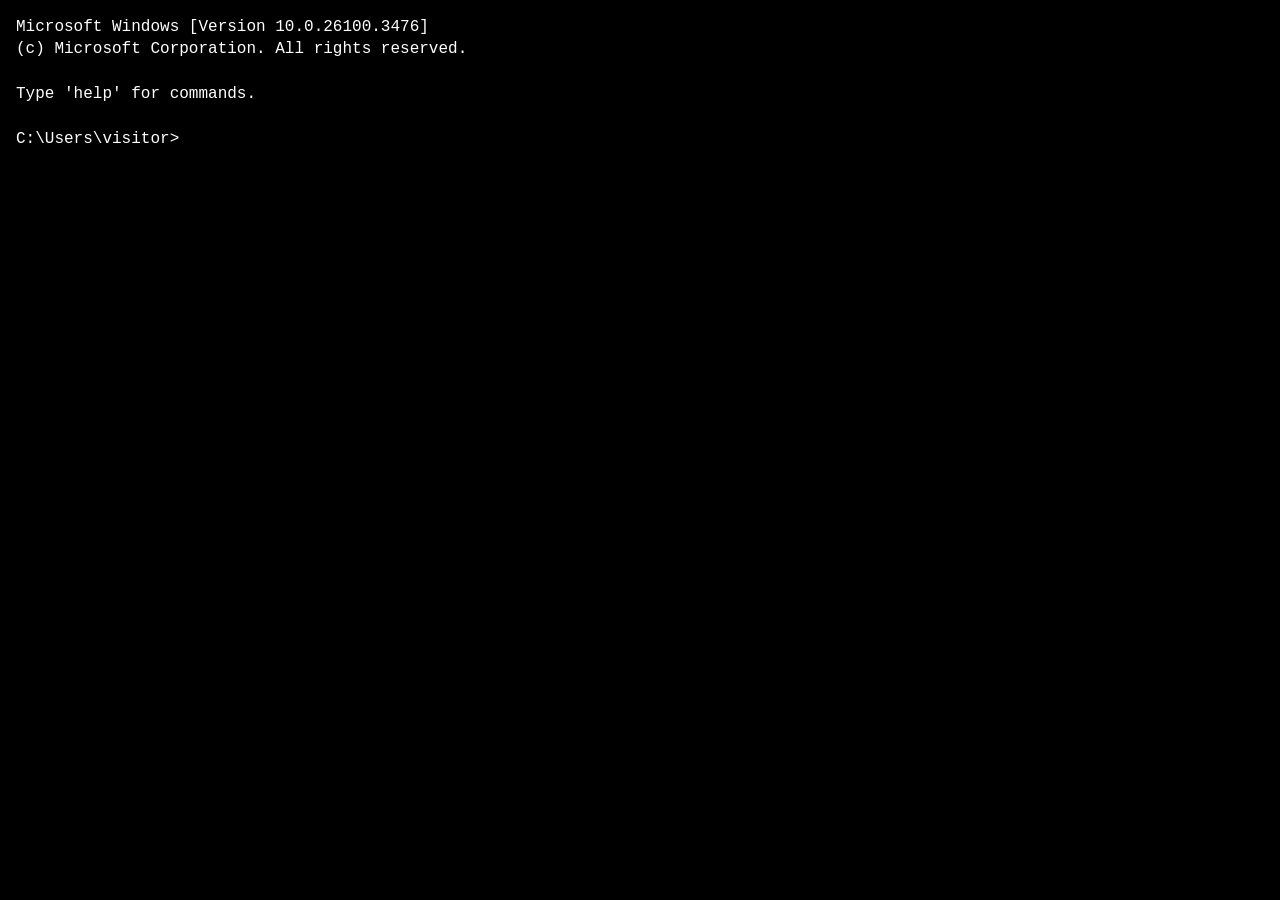
<file: index.html>
<!doctype html>
<html lang="en">
<head>
  <meta charset="utf-8">
  <meta name="viewport" content="width=device-width, initial-scale=1">
  <title>Lucas Steinmetz - Software Engineer</title>
  <meta name="description" content="The interactive terminal portfolio of Lucas Steinmetz, a software engineer working across systems, security, product engineering, and applied AI.">
  <meta name="theme-color" content="#000000">
  <meta name="robots" content="index, follow">
  <link rel="canonical" href="https://ljste.github.io/">
  <link rel="icon" href="data:image/svg+xml,%3Csvg xmlns='http://www.w3.org/2000/svg' viewBox='0 0 64 64'%3E%3Crect width='64' height='64' fill='black'/%3E%3Cpath d='M13 17l15 15-15 15M33 47h19' fill='none' stroke='white' stroke-width='6'/%3E%3C/svg%3E">
  <link rel="stylesheet" href="css/style.css">

  <meta property="og:type" content="website">
  <meta property="og:url" content="https://ljste.github.io/">
  <meta property="og:title" content="Lucas Steinmetz — Software Engineer">
  <meta property="og:description" content="Systems, security, product engineering, and applied AI—explored through an interactive command prompt.">
  <meta property="og:site_name" content="Lucas Steinmetz">
  <meta name="twitter:card" content="summary">
  <meta name="twitter:title" content="Lucas Steinmetz — Software Engineer">
  <meta name="twitter:description" content="Systems, security, product engineering, and applied AI.">

  <script type="application/ld+json">
  {
    "@context": "https://schema.org",
    "@type": "Person",
    "name": "Lucas Steinmetz",
    "url": "https://ljste.github.io/",
    "jobTitle": "Software Engineer",
    "sameAs": [
      "https://github.com/ljste",
      "https://www.linkedin.com/in/lsteinm/"
    ],
    "affiliation": {
      "@type": "CollegeOrUniversity",
      "name": "Villanova University"
    },
    "knowsAbout": [
      "Software engineering",
      "Systems programming",
      "Cybersecurity",
      "Cloud infrastructure",
      "Artificial intelligence"
    ]
  }
  </script>
</head>
<body>
  <a class="skip-link" href="#command">Skip to terminal input</a>

  <main class="terminal" id="terminal" aria-label="Lucas Steinmetz interactive portfolio terminal">
    <section id="terminal-output" role="log" aria-live="polite" aria-relevant="additions text"></section>

    <form id="command-form" autocomplete="off">
      <div id="input-line">
        <span class="prompt" aria-hidden="true">C:\Users\visitor&gt;</span>
        <div id="input-wrapper">
          <label class="sr-only" for="command">Enter a portfolio command</label>
          <input
            id="command"
            name="command"
            type="text"
            autocomplete="off"
            autocapitalize="none"
            spellcheck="false"
            aria-describedby="terminal-hint"
            autofocus
          >
          <span id="cursor" aria-hidden="true"></span>
        </div>
      </div>
    </form>

    <p id="terminal-hint" class="sr-only">Type help and press Enter to see all available commands. Use the up and down arrow keys for command history.</p>
  </main>

  <script src="js/script.js" defer></script>
</body>
</html>
</file>
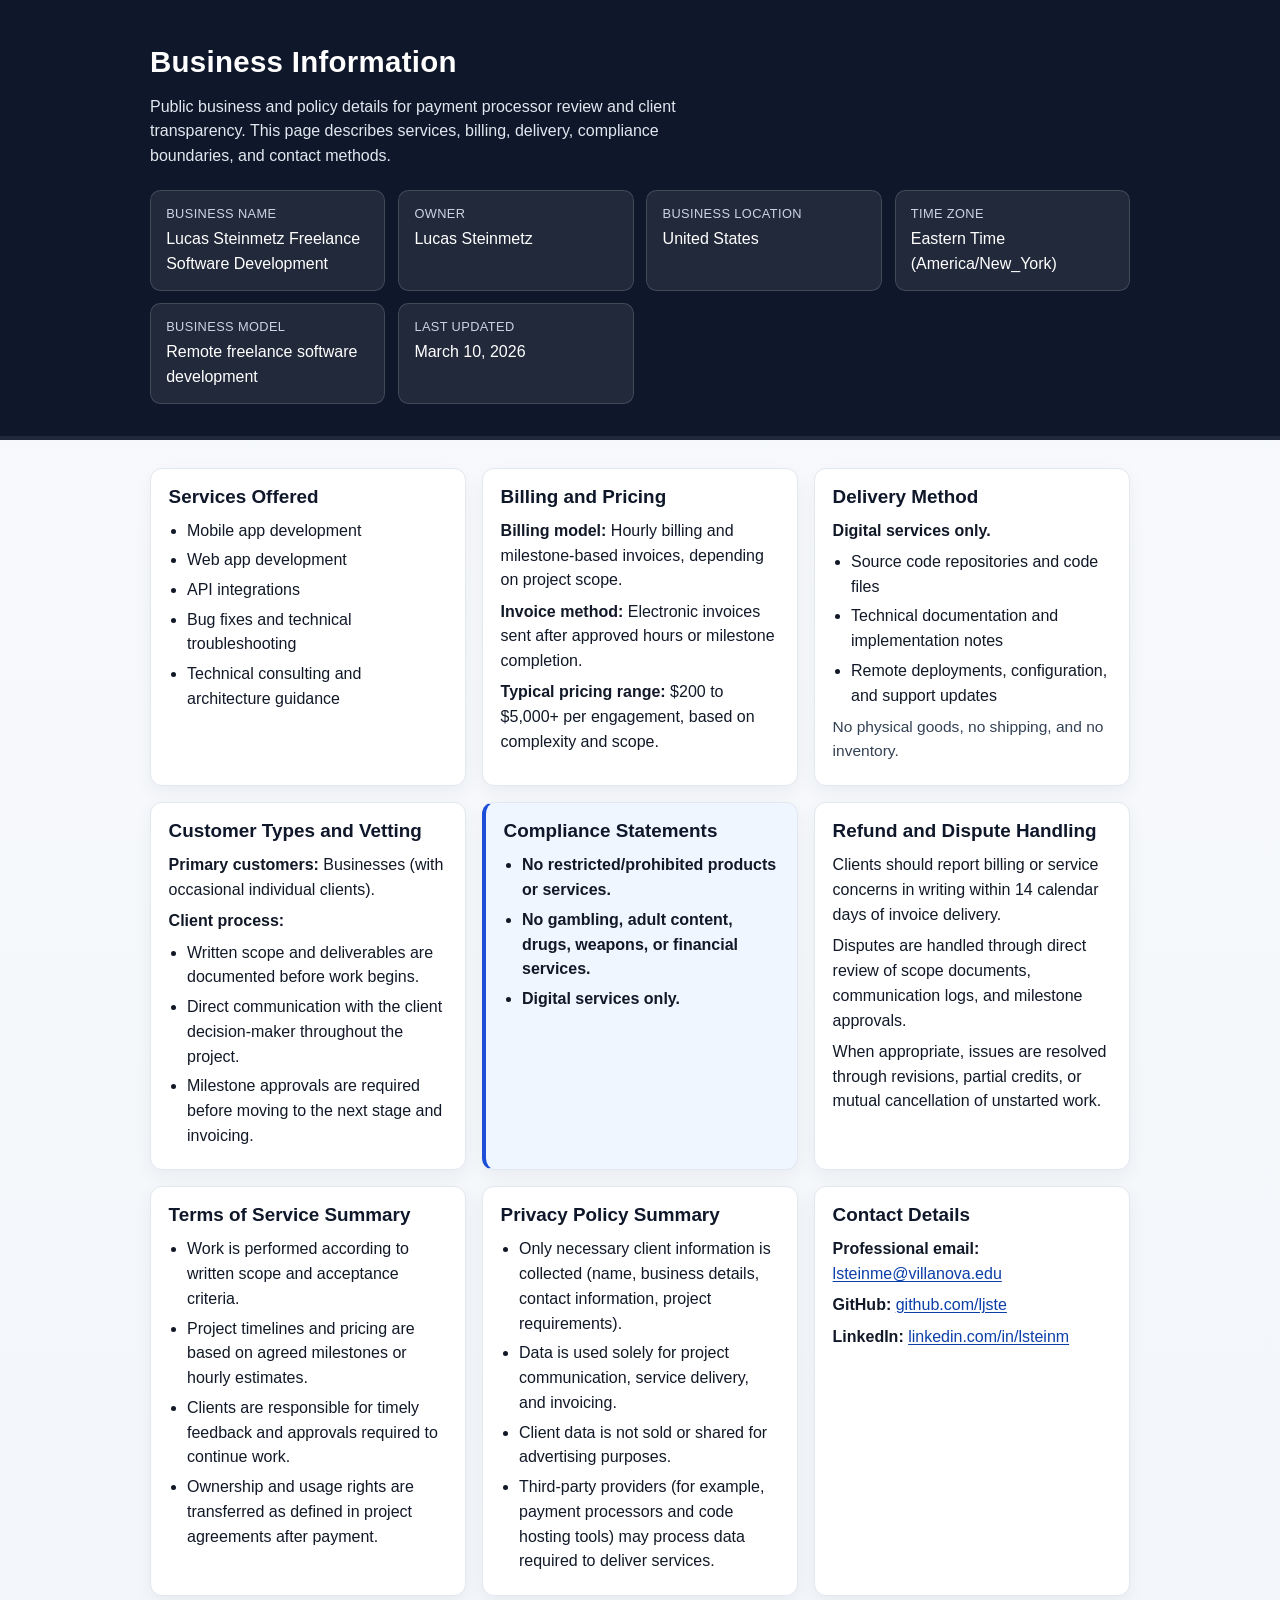
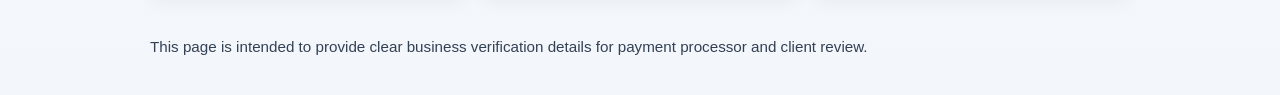
<file: business/index.html>
<!DOCTYPE html>
<html lang="en">
<head>
  <meta charset="UTF-8">
  <meta name="viewport" content="width=device-width, initial-scale=1">
  <title>Business Information | Lucas Steinmetz</title>
  <meta name="description" content="Business verification details for Lucas Steinmetz freelance software development services, including digital delivery, billing model, pricing range, policies, and contact information.">
  <meta property="og:title" content="Business Information | Lucas Steinmetz">
  <meta property="og:description" content="Digital freelance software development services: mobile/web app development, API integrations, bug fixes, and technical consulting.">
  <meta property="og:type" content="website">
  <meta property="og:url" content="https://ljste.github.io/business/">
  <meta property="og:site_name" content="Lucas Steinmetz">
  <meta name="theme-color" content="#0f172a">
  <style>
    :root {
      --bg: #f3f6fa;
      --surface: #ffffff;
      --surface-2: #e2e8f0;
      --text: #111827;
      --muted: #334155;
      --accent: #0f172a;
      --accent-2: #1d4ed8;
      --focus: #f59e0b;
    }

    * {
      box-sizing: border-box;
    }

    body {
      margin: 0;
      font-family: "Segoe UI", Tahoma, Geneva, Verdana, sans-serif;
      color: var(--text);
      background: linear-gradient(180deg, #eaf0f7 0%, #f7f9fc 28%, #f3f6fa 100%);
      line-height: 1.55;
    }

    .skip-link {
      position: absolute;
      left: 0.75rem;
      top: -999px;
      z-index: 999;
      background: var(--accent);
      color: #ffffff;
      padding: 0.6rem 0.85rem;
      border-radius: 0.35rem;
      text-decoration: none;
      font-weight: 600;
    }

    .skip-link:focus-visible {
      top: 0.75rem;
      outline: 3px solid var(--focus);
      outline-offset: 2px;
    }

    .container {
      width: min(980px, 92%);
      margin: 0 auto;
    }

    header {
      background: var(--accent);
      color: #ffffff;
      padding: 2.75rem 0 2rem;
      border-bottom: 4px solid #1e293b;
    }

    h1 {
      margin: 0;
      font-size: clamp(1.7rem, 2.3vw, 2.4rem);
      line-height: 1.2;
      letter-spacing: 0.01em;
    }

    .intro {
      margin: 0.95rem 0 1.35rem;
      max-width: 65ch;
      color: #e2e8f0;
    }

    .meta-grid {
      display: grid;
      gap: 0.8rem;
      grid-template-columns: repeat(auto-fit, minmax(220px, 1fr));
      margin-top: 1rem;
    }

    .meta-item {
      background: rgba(255, 255, 255, 0.08);
      border: 1px solid rgba(255, 255, 255, 0.15);
      border-radius: 0.65rem;
      padding: 0.8rem 0.95rem;
    }

    .meta-label {
      display: block;
      font-size: 0.8rem;
      letter-spacing: 0.03em;
      text-transform: uppercase;
      color: #cbd5e1;
      margin-bottom: 0.2rem;
    }

    main {
      padding: 1.75rem 0 2.25rem;
    }

    .section-grid {
      display: grid;
      gap: 1rem;
      grid-template-columns: repeat(auto-fit, minmax(270px, 1fr));
    }

    section {
      background: var(--surface);
      border: 1px solid var(--surface-2);
      border-radius: 0.75rem;
      padding: 1rem 1.1rem;
      box-shadow: 0 6px 18px rgba(15, 23, 42, 0.05);
    }

    h2 {
      margin: 0 0 0.6rem;
      color: var(--accent);
      font-size: 1.18rem;
      line-height: 1.3;
    }

    p {
      margin: 0.4rem 0;
    }

    ul {
      margin: 0.4rem 0 0.2rem 1.15rem;
      padding: 0;
    }

    li {
      margin: 0.3rem 0;
    }

    .compliance {
      border-left: 4px solid var(--accent-2);
      background: #eff6ff;
    }

    .inline-note {
      color: var(--muted);
      font-size: 0.97rem;
    }

    a {
      color: #0b3ea8;
      text-underline-offset: 2px;
    }

    a:hover {
      color: #0a2d74;
    }

    a:focus-visible {
      outline: 3px solid var(--focus);
      outline-offset: 2px;
      border-radius: 2px;
    }

    footer {
      padding: 0.2rem 0 2.25rem;
      color: var(--muted);
      font-size: 0.95rem;
    }

    @media (max-width: 640px) {
      body {
        line-height: 1.5;
      }

      section {
        padding: 0.95rem;
      }
    }
  </style>
</head>
<body>
  <a class="skip-link" href="#main-content">Skip to main content</a>
  <header>
    <div class="container">
      <h1>Business Information</h1>
      <p class="intro">
        Public business and policy details for payment processor review and client transparency.
        This page describes services, billing, delivery, compliance boundaries, and contact methods.
      </p>
      <div class="meta-grid" aria-label="Business summary">
        <div class="meta-item">
          <span class="meta-label">Business Name</span>
          Lucas Steinmetz Freelance Software Development
        </div>
        <div class="meta-item">
          <span class="meta-label">Owner</span>
          Lucas Steinmetz
        </div>
        <div class="meta-item">
          <span class="meta-label">Business Location</span>
          United States
        </div>
        <div class="meta-item">
          <span class="meta-label">Time Zone</span>
          Eastern Time (America/New_York)
        </div>
        <div class="meta-item">
          <span class="meta-label">Business Model</span>
          Remote freelance software development
        </div>
        <div class="meta-item">
          <span class="meta-label">Last Updated</span>
          March 10, 2026
        </div>
      </div>
    </div>
  </header>

  <main id="main-content" class="container">
    <div class="section-grid">
      <section aria-labelledby="services">
        <h2 id="services">Services Offered</h2>
        <ul>
          <li>Mobile app development</li>
          <li>Web app development</li>
          <li>API integrations</li>
          <li>Bug fixes and technical troubleshooting</li>
          <li>Technical consulting and architecture guidance</li>
        </ul>
      </section>

      <section aria-labelledby="billing">
        <h2 id="billing">Billing and Pricing</h2>
        <p><strong>Billing model:</strong> Hourly billing and milestone-based invoices, depending on project scope.</p>
        <p><strong>Invoice method:</strong> Electronic invoices sent after approved hours or milestone completion.</p>
        <p><strong>Typical pricing range:</strong> $200 to $5,000+ per engagement, based on complexity and scope.</p>
      </section>

      <section aria-labelledby="delivery">
        <h2 id="delivery">Delivery Method</h2>
        <p><strong>Digital services only.</strong></p>
        <ul>
          <li>Source code repositories and code files</li>
          <li>Technical documentation and implementation notes</li>
          <li>Remote deployments, configuration, and support updates</li>
        </ul>
        <p class="inline-note">No physical goods, no shipping, and no inventory.</p>
      </section>

      <section aria-labelledby="customers">
        <h2 id="customers">Customer Types and Vetting</h2>
        <p><strong>Primary customers:</strong> Businesses (with occasional individual clients).</p>
        <p><strong>Client process:</strong></p>
        <ul>
          <li>Written scope and deliverables are documented before work begins.</li>
          <li>Direct communication with the client decision-maker throughout the project.</li>
          <li>Milestone approvals are required before moving to the next stage and invoicing.</li>
        </ul>
      </section>

      <section aria-labelledby="compliance" class="compliance">
        <h2 id="compliance">Compliance Statements</h2>
        <ul>
          <li><strong>No restricted/prohibited products or services.</strong></li>
          <li><strong>No gambling, adult content, drugs, weapons, or financial services.</strong></li>
          <li><strong>Digital services only.</strong></li>
        </ul>
      </section>

      <section aria-labelledby="refunds">
        <h2 id="refunds">Refund and Dispute Handling</h2>
        <p>Clients should report billing or service concerns in writing within 14 calendar days of invoice delivery.</p>
        <p>Disputes are handled through direct review of scope documents, communication logs, and milestone approvals.</p>
        <p>When appropriate, issues are resolved through revisions, partial credits, or mutual cancellation of unstarted work.</p>
      </section>

      <section aria-labelledby="terms">
        <h2 id="terms">Terms of Service Summary</h2>
        <ul>
          <li>Work is performed according to written scope and acceptance criteria.</li>
          <li>Project timelines and pricing are based on agreed milestones or hourly estimates.</li>
          <li>Clients are responsible for timely feedback and approvals required to continue work.</li>
          <li>Ownership and usage rights are transferred as defined in project agreements after payment.</li>
        </ul>
      </section>

      <section aria-labelledby="privacy">
        <h2 id="privacy">Privacy Policy Summary</h2>
        <ul>
          <li>Only necessary client information is collected (name, business details, contact information, project requirements).</li>
          <li>Data is used solely for project communication, service delivery, and invoicing.</li>
          <li>Client data is not sold or shared for advertising purposes.</li>
          <li>Third-party providers (for example, payment processors and code hosting tools) may process data required to deliver services.</li>
        </ul>
      </section>

      <section aria-labelledby="contact">
        <h2 id="contact">Contact Details</h2>
        <p><strong>Professional email:</strong> <a href="mailto:lsteinme@villanova.edu">lsteinme@villanova.edu</a></p>
        <p><strong>GitHub:</strong> <a href="https://github.com/ljste" target="_blank" rel="noopener noreferrer">github.com/ljste</a></p>
        <p><strong>LinkedIn:</strong> <a href="https://www.linkedin.com/in/lsteinm/" target="_blank" rel="noopener noreferrer">linkedin.com/in/lsteinm</a></p>
      </section>
    </div>
  </main>

  <footer class="container">
    This page is intended to provide clear business verification details for payment processor and client review.
  </footer>
</body>
</html>
</file>
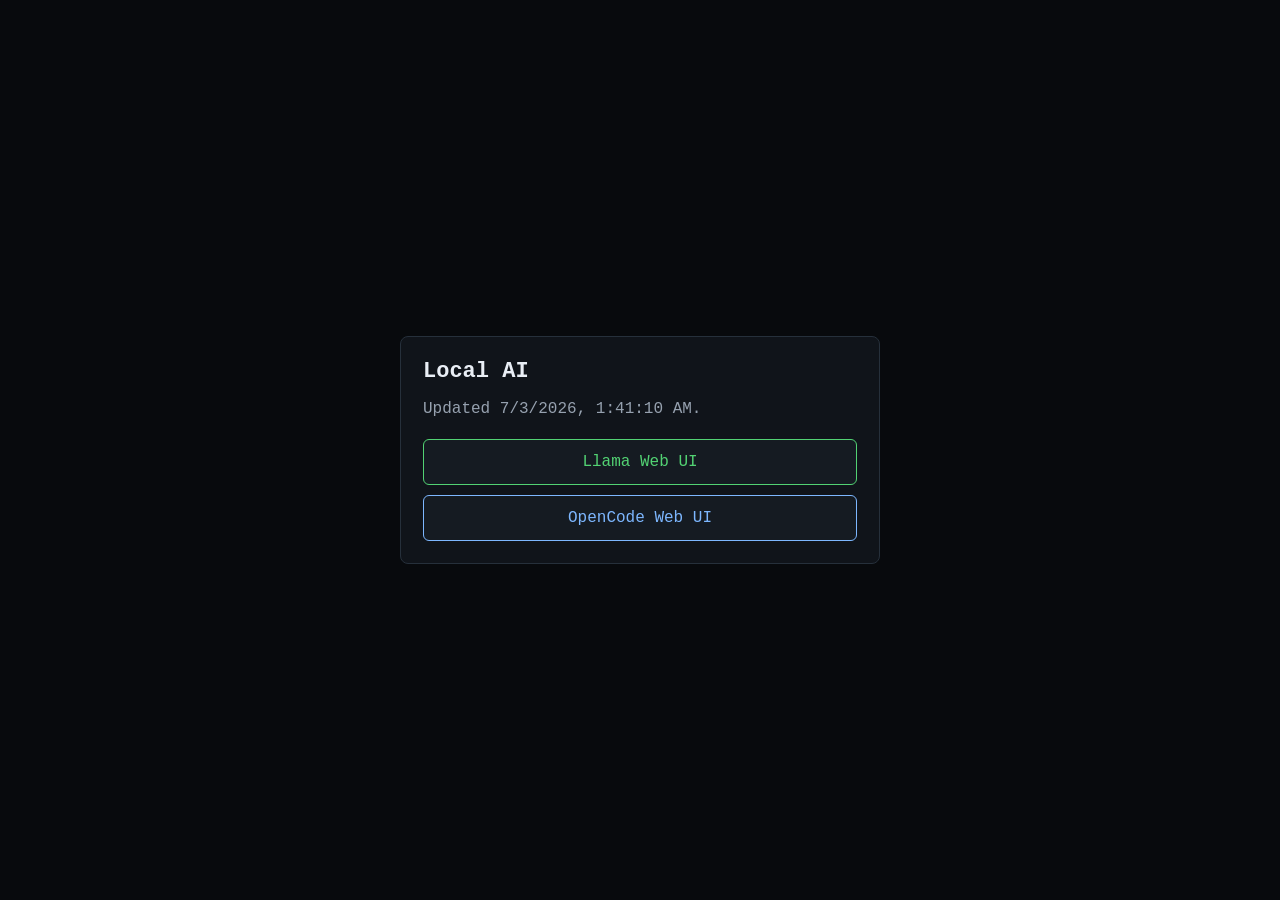
<file: local-llm/index.html>
<!doctype html>
<html lang="en">
<head>
  <meta charset="utf-8">
  <meta name="viewport" content="width=device-width, initial-scale=1">
  <meta name="robots" content="noindex, nofollow">
  <meta name="theme-color" content="#080a0d">
  <meta name="apple-mobile-web-app-capable" content="yes">
  <meta name="apple-mobile-web-app-title" content="Local AI">
  <meta name="apple-mobile-web-app-status-bar-style" content="black-translucent">
  <link rel="manifest" href="./manifest.webmanifest">
  <title>Local AI</title>
  <style>
    :root {
      color-scheme: dark;
      --bg: #080a0d;
      --panel: #10141a;
      --panel-2: #151b22;
      --text: #e9eef5;
      --muted: #96a1af;
      --accent: #52d273;
      --accent-2: #7db7ff;
      --border: #26303b;
    }

    * {
      box-sizing: border-box;
    }

    body {
      margin: 0;
      min-height: 100vh;
      display: grid;
      place-items: center;
      padding: 24px;
      background: var(--bg);
      color: var(--text);
      font-family: ui-monospace, SFMono-Regular, Menlo, Monaco, Consolas, "Liberation Mono", monospace;
    }

    body.shell {
      display: block;
      min-height: 100dvh;
      padding: 0;
      overflow: hidden;
    }

    main {
      width: min(100%, 480px);
      border: 1px solid var(--border);
      border-radius: 8px;
      background: var(--panel);
      padding: 22px;
    }

    h1 {
      margin: 0 0 12px;
      font-size: 22px;
      line-height: 1.2;
      letter-spacing: 0;
    }

    p {
      margin: 0 0 18px;
      color: var(--muted);
      line-height: 1.5;
      overflow-wrap: anywhere;
    }

    .actions {
      display: grid;
      gap: 10px;
    }

    a,
    button {
      width: 100%;
      min-height: 46px;
      display: inline-flex;
      align-items: center;
      justify-content: center;
      border: 1px solid var(--border);
      border-radius: 6px;
      background: var(--panel-2);
      color: var(--text);
      font: inherit;
      text-decoration: none;
      cursor: pointer;
    }

    button.primary {
      border-color: var(--accent);
      color: var(--accent);
    }

    button.secondary {
      border-color: var(--accent-2);
      color: var(--accent-2);
    }

    button:disabled {
      cursor: default;
      opacity: 0.55;
    }

    #shell {
      height: 100dvh;
      display: grid;
      grid-template-rows: auto 1fr;
      background: var(--bg);
    }

    #bar {
      min-height: 44px;
      display: grid;
      grid-template-columns: auto 1fr auto auto;
      gap: 8px;
      align-items: center;
      padding: max(8px, env(safe-area-inset-top)) 10px 8px;
      border-bottom: 1px solid var(--border);
      background: var(--panel);
    }

    #frameStatus {
      margin: 0;
      font-size: 12px;
      line-height: 1.25;
      white-space: nowrap;
      overflow: hidden;
      text-overflow: ellipsis;
    }

    #bar a,
    #bar button {
      width: auto;
      min-width: 44px;
      min-height: 34px;
      margin: 0;
      padding: 0 10px;
      font-size: 12px;
    }

    #clientFrame {
      width: 100%;
      height: 100%;
      border: 0;
      background: #101411;
    }

    [hidden] {
      display: none !important;
    }
  </style>
</head>
<body>
  <main id="launcher">
    <h1>Local AI</h1>
    <p id="status">Loading current tunnels...</p>
    <div class="actions">
      <button id="llama" class="primary" type="button" disabled>Llama Web UI</button>
      <button id="opencode" class="secondary" type="button" disabled>OpenCode Web UI</button>
    </div>
  </main>

  <section id="shell" hidden>
    <div id="bar">
      <button id="menu" type="button">Menu</button>
      <p id="frameStatus">Loading...</p>
      <a id="external" href="#" target="_blank" rel="noreferrer">Open</a>
      <button id="reload" type="button">Reload</button>
    </div>
    <iframe id="clientFrame" title="Local AI"></iframe>
  </section>

  <script>
    const services = {
      llama: {
        buttonId: "llama",
        label: "Llama Web UI",
        targetKey: "llamaUrl",
        fallbackKey: "url",
      },
      opencode: {
        buttonId: "opencode",
        label: "OpenCode Web UI",
        targetKey: "opencodeUrl",
      },
    };

    const launcherEl = document.getElementById("launcher");
    const shellEl = document.getElementById("shell");
    const statusEl = document.getElementById("status");
    const frameStatusEl = document.getElementById("frameStatus");
    const externalEl = document.getElementById("external");
    const reloadEl = document.getElementById("reload");
    const menuEl = document.getElementById("menu");
    const frameEl = document.getElementById("clientFrame");
    const serviceButtons = Object.fromEntries(Object.entries(services).map(([id, service]) => [
      id,
      document.getElementById(service.buttonId),
    ]));
    const rawTargetUrl = "https://raw.githubusercontent.com/ljste/ljste.github.io/main/local-llm/target.json";
    const apiTargetUrl = "https://api.github.com/repos/ljste/ljste.github.io/contents/local-llm/target.json?ref=main";
    const params = new URLSearchParams(window.location.search);
    const installMode = params.has("install");
    const requestedService = params.get("app");
    let currentTarget = null;
    let currentService = services[requestedService] ? requestedService : null;

    function isStandalone() {
      return window.navigator.standalone === true
        || window.matchMedia("(display-mode: standalone)").matches;
    }

    function setHistory(app) {
      const next = new URL(window.location.href);
      next.searchParams.set("install", "1");

      if (app) {
        next.searchParams.set("app", app);
      } else {
        next.searchParams.delete("app");
      }

      window.history.replaceState(null, "", next);
    }

    function serviceUrl(target, service) {
      const url = target?.[service.targetKey] || target?.[service.fallbackKey];
      if (!url) {
        throw new Error(`${service.label} tunnel is not published yet.`);
      }

      const parsed = new URL(url);
      if (parsed.protocol !== "https:") {
        throw new Error(`${service.label} tunnel must use HTTPS.`);
      }

      return parsed;
    }

    function setLauncherState(message, disabled = false) {
      statusEl.textContent = message;
      for (const button of Object.values(serviceButtons)) {
        button.disabled = disabled;
      }
    }

    async function fetchJson(url) {
      const response = await fetch(`${url}${url.includes("?") ? "&" : "?"}t=${Date.now()}`, {
        cache: "no-store",
        headers: { "accept": "application/json" },
      });

      if (!response.ok) {
        throw new Error(`${url} returned HTTP ${response.status}`);
      }

      return response.json();
    }

    async function fetchApiTarget() {
      const payload = await fetchJson(apiTargetUrl);

      if (payload.encoding !== "base64" || typeof payload.content !== "string") {
        throw new Error("GitHub API returned an unexpected target payload.");
      }

      return JSON.parse(atob(payload.content.replace(/\s/g, "")));
    }

    async function fetchTarget() {
      const errors = [];
      const loaders = [
        fetchApiTarget,
        () => fetchJson(rawTargetUrl),
        () => fetchJson("./target.json"),
      ];

      for (const load of loaders) {
        try {
          return await load();
        } catch (error) {
          errors.push(error.message);
        }
      }

      throw new Error(errors.join(" | "));
    }

    async function refreshTarget() {
      currentTarget = await fetchTarget();
      serviceUrl(currentTarget, services.llama);
      serviceUrl(currentTarget, services.opencode);
      setLauncherState(
        currentTarget.updatedAt
          ? `Updated ${new Date(currentTarget.updatedAt).toLocaleString()}.`
          : "Choose a client.",
      );
      return currentTarget;
    }

    async function openService(id) {
      const service = services[id];
      if (!service) return;

      currentService = id;
      setHistory(id);
      document.body.classList.add("shell");
      launcherEl.hidden = true;
      shellEl.hidden = false;
      frameStatusEl.textContent = `Loading ${service.label}...`;

      try {
        const target = currentTarget || await refreshTarget();
        const url = serviceUrl(target, service);
        externalEl.href = url.href;
        frameEl.src = url.href;
        frameStatusEl.textContent = service.label;
      } catch (error) {
        frameEl.removeAttribute("src");
        frameStatusEl.textContent = error.message;
      }
    }

    async function showLauncher() {
      currentService = null;
      setHistory(null);
      frameEl.removeAttribute("src");
      shellEl.hidden = true;
      launcherEl.hidden = false;
      document.body.classList.remove("shell");
      setLauncherState("Loading current tunnels...", true);

      try {
        await refreshTarget();
      } catch (error) {
        setLauncherState(error.message, true);
      }
    }

    reloadEl.addEventListener("click", () => openService(currentService));
    menuEl.addEventListener("click", showLauncher);

    for (const [id, button] of Object.entries(serviceButtons)) {
      button.addEventListener("click", () => openService(id));
    }

    if (installMode && currentService && isStandalone()) {
      refreshTarget().then(() => openService(currentService)).catch((error) => {
        frameStatusEl.textContent = error.message;
      });
    } else if (installMode && currentService) {
      refreshTarget().then(() => openService(currentService)).catch((error) => {
        setLauncherState(error.message, true);
      });
    } else {
      showLauncher();
    }
  </script>
</body>
</html>
</file>
<file: css/style.css>
:root {
  color-scheme: dark;
  --bg-color: #000000;
  --text-color: #ffffff;
  --muted-color: #aaaaaa;
  --link-color: #aaaaaa;
  --link-hover-color: #ffffff;
  --cursor-color: #ffffff;
  --prompt-color: #ffffff;
}

*,
*::before,
*::after {
  box-sizing: border-box;
}

html,
body {
  min-width: 320px;
  min-height: 100%;
  margin: 0;
  background: var(--bg-color);
}

body {
  color: var(--text-color);
  font-family: Consolas, "Courier New", monospace;
  font-size: 16px;
  line-height: 1.4;
  text-rendering: optimizeLegibility;
  -webkit-font-smoothing: none;
}

::selection {
  background: var(--text-color);
  color: var(--bg-color);
}

.skip-link {
  position: fixed;
  top: 0.5rem;
  left: 0.5rem;
  z-index: 10;
  padding: 0.35rem 0.55rem;
  background: var(--text-color);
  color: var(--bg-color);
  transform: translateY(-160%);
}

.skip-link:focus {
  transform: translateY(0);
}

.sr-only {
  position: absolute;
  width: 1px;
  height: 1px;
  padding: 0;
  margin: -1px;
  overflow: hidden;
  clip: rect(0, 0, 0, 0);
  white-space: nowrap;
  border: 0;
}

.terminal {
  width: 100%;
  min-height: 100svh;
  padding: 16px;
  background: var(--bg-color);
  color: var(--text-color);
}

#terminal-output {
  max-height: calc(100svh - 5.5rem);
  margin: 0;
  padding: 0;
  overflow-y: auto;
  overflow-wrap: anywhere;
  scrollbar-color: var(--text-color) var(--bg-color);
}

#terminal-output::-webkit-scrollbar {
  width: 8px;
}

#terminal-output::-webkit-scrollbar-track {
  background: var(--bg-color);
}

#terminal-output::-webkit-scrollbar-thumb {
  border: 2px solid var(--bg-color);
  border-radius: 4px;
  background: var(--text-color);
}

#terminal-output .output-line,
#terminal-output .command-line {
  display: block;
  min-height: 1.4em;
  margin: 0;
  padding: 0;
  white-space: pre-wrap;
}

#terminal-output .muted-line {
  color: var(--muted-color);
}

#terminal-output .section-label {
  color: var(--text-color);
  font-weight: 700;
}

#command-form,
#input-line {
  margin: 0;
  padding: 0;
}

#input-line {
  display: flex;
  align-items: baseline;
}

.prompt {
  flex-shrink: 0;
  margin-right: 5px;
  color: var(--prompt-color);
  white-space: nowrap;
}

#input-wrapper {
  position: relative;
  display: flex;
  flex: 1 1 auto;
  min-width: 0;
  align-items: baseline;
}

#command {
  width: 100%;
  min-width: 0;
  margin: 0;
  padding: 0;
  border: 0;
  border-radius: 0;
  outline: none;
  background: transparent;
  color: var(--text-color);
  caret-color: transparent;
  font: inherit;
  line-height: inherit;
}

#cursor {
  position: absolute;
  top: 0.08em;
  left: 0;
  z-index: 1;
  display: block;
  width: 0.6em;
  height: 1.2em;
  background: var(--cursor-color);
  visibility: hidden;
  opacity: 0;
  pointer-events: none;
  animation: blink 1s step-end infinite;
}

#command:focus + #cursor {
  visibility: visible;
}

a.output-link {
  color: var(--link-color);
  text-decoration: underline;
  text-underline-offset: 0.15em;
}

a.output-link:hover,
a.output-link:focus-visible {
  color: var(--link-hover-color);
}

a:focus-visible,
button:focus-visible,
input:focus-visible {
  outline: 1px solid var(--text-color);
  outline-offset: 2px;
}

@keyframes blink {
  0%,
  49% {
    opacity: 1;
  }

  50%,
  100% {
    opacity: 0;
  }
}

@media (max-width: 560px) {
  body {
    font-size: 14px;
  }

  .terminal {
    padding: 12px;
  }

  #terminal-output {
    max-height: calc(100svh - 4.75rem);
  }
}
</file>
